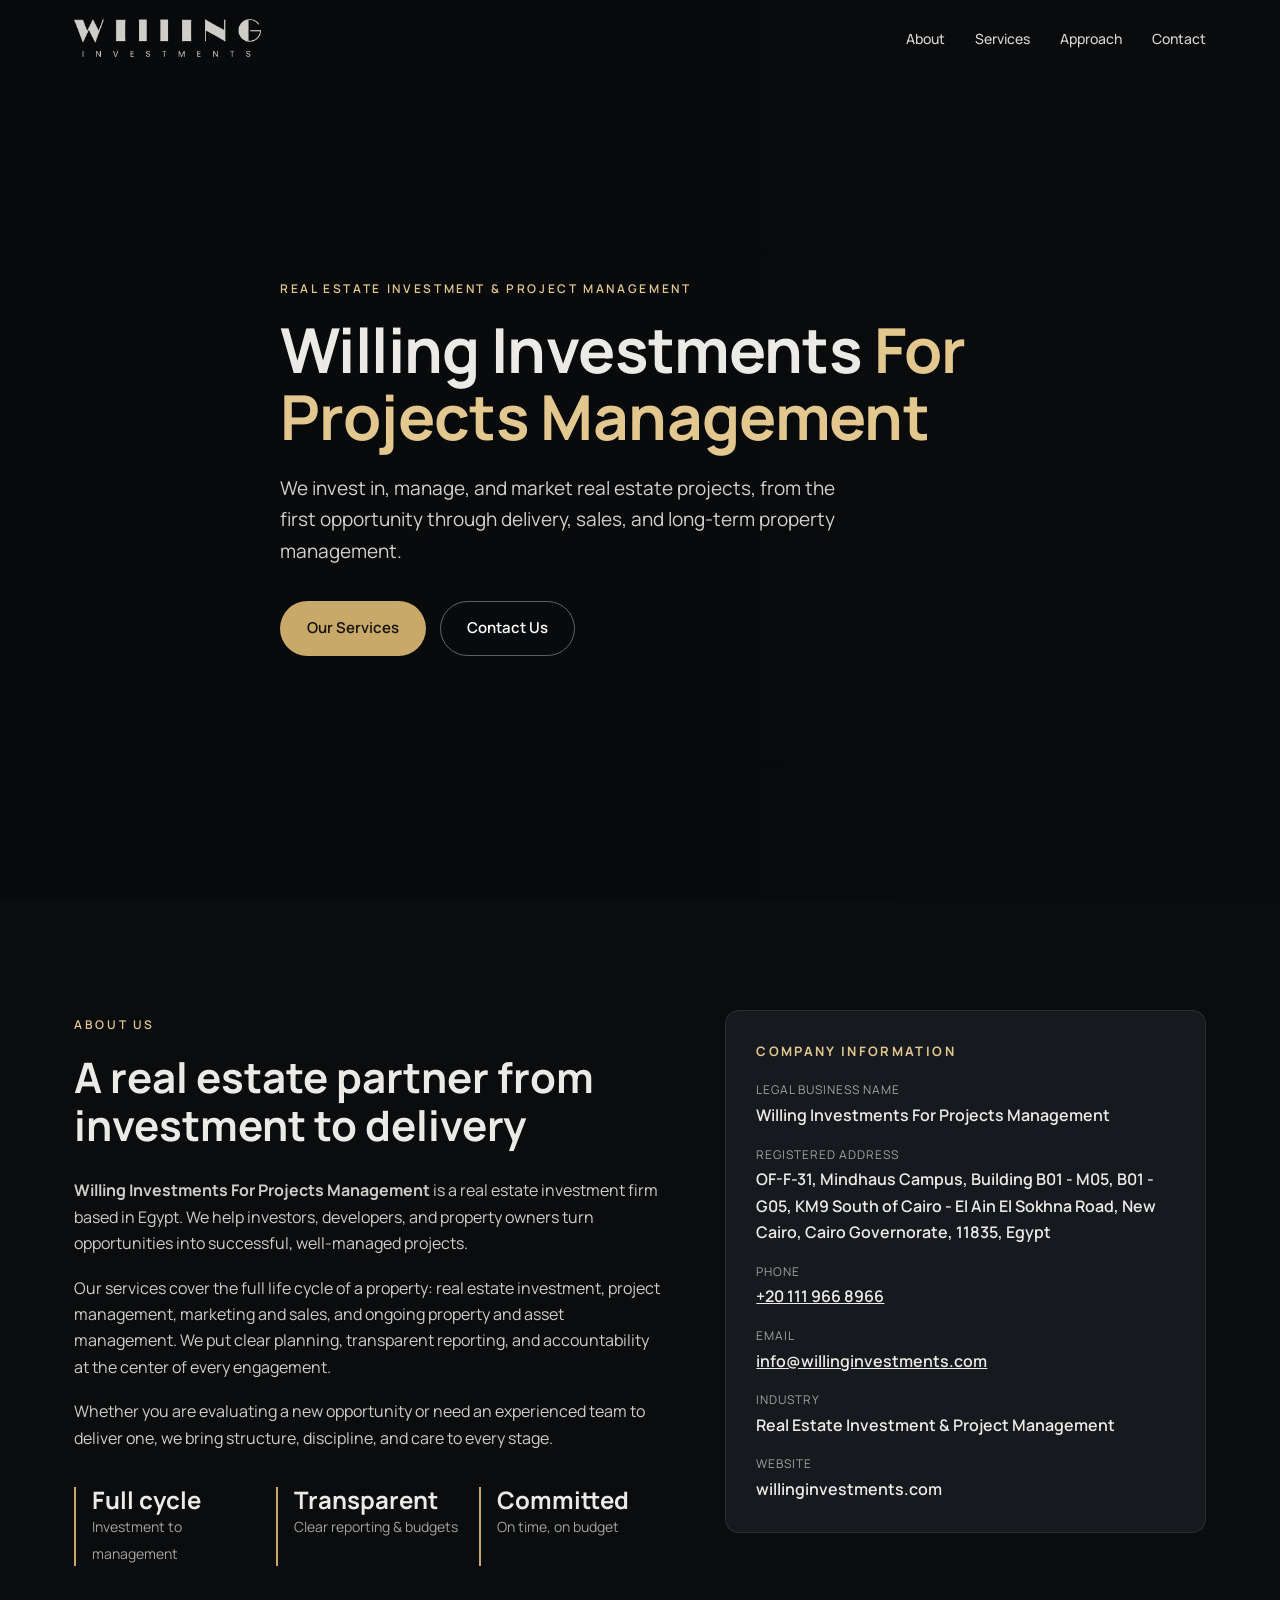
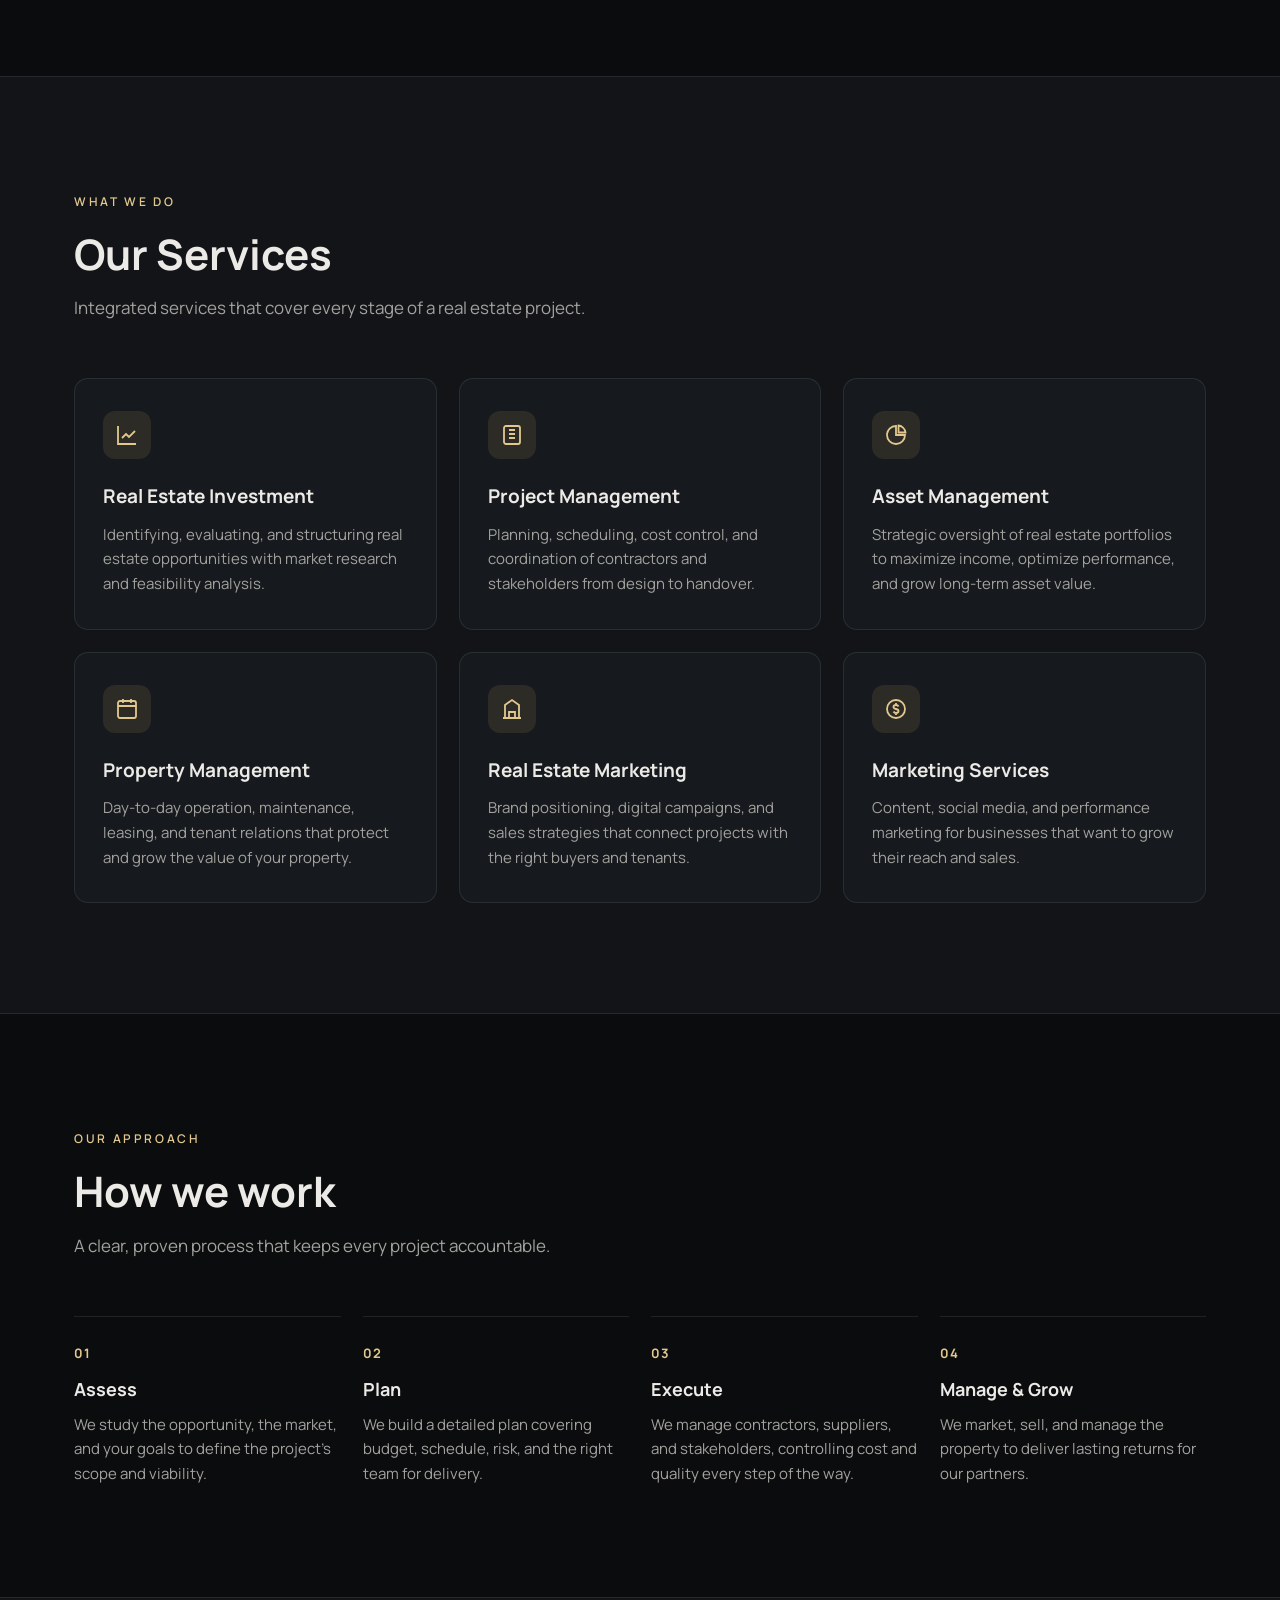
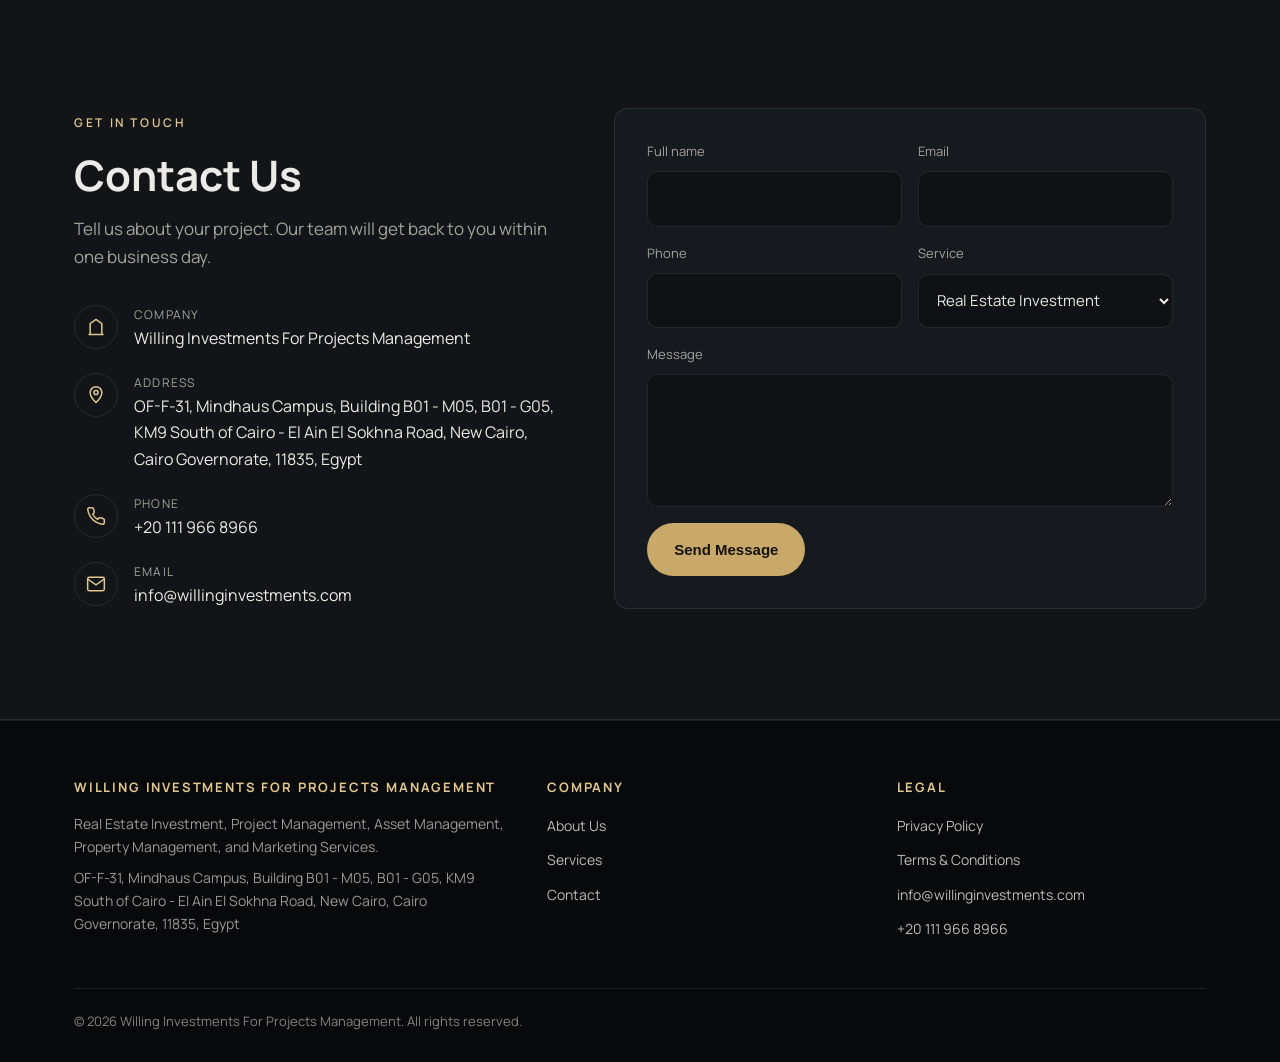
<file: index.html>
<!DOCTYPE html>
<html lang="en">
<head>
<meta charset="UTF-8">
<meta name="viewport" content="width=device-width, initial-scale=1.0, viewport-fit=cover">
<title>Willing Investments For Projects Management | Real Estate Investment</title>
<meta name="description" content="Willing Investments For Projects Management is a real estate investment firm in Egypt, offering project management, asset management, property management, and marketing services.">
<meta name="keywords" content="Willing Investments, Willing Investments For Projects Management, real estate investment Egypt, project management Egypt, asset management Egypt, property management Egypt, real estate marketing Egypt">
<meta name="robots" content="index, follow, max-image-preview:large">
<meta name="author" content="Willing Investments For Projects Management">
<meta name="theme-color" content="#0b0c0e">
<link rel="icon" type="image/png" href="favicon.png">
<link rel="apple-touch-icon" href="apple-touch-icon.png">
<link rel="canonical" href="https://willinginvestments.com/">

<meta property="og:type" content="website">
<meta property="og:locale" content="en_US">
<meta property="og:title" content="Willing Investments For Projects Management | Real Estate Investment">
<meta property="og:description" content="Real estate investment, project management, asset management, property management, and marketing services in Egypt.">
<meta property="og:url" content="https://willinginvestments.com/">
<meta property="og:site_name" content="Willing Investments For Projects Management">
<meta property="og:image" content="https://willinginvestments.com/og-image.jpg">
<meta property="og:image:width" content="1200">
<meta property="og:image:height" content="630">
<meta property="og:image:alt" content="Willing Investments For Projects Management logo">

<meta name="twitter:card" content="summary_large_image">
<meta name="twitter:title" content="Willing Investments For Projects Management">
<meta name="twitter:description" content="Real estate investment, project management, asset management, property management, and marketing services in Egypt.">
<meta name="twitter:image" content="https://willinginvestments.com/og-image.jpg">

<link rel="preconnect" href="https://fonts.googleapis.com">
<link rel="preconnect" href="https://fonts.gstatic.com" crossorigin>
<link href="https://fonts.googleapis.com/css2?family=Manrope:wght@400;500;600;700&display=swap" rel="stylesheet">
<link rel="stylesheet" href="style.css">

<script type="application/ld+json">
{
  "@context": "https://schema.org",
  "@graph": [
    {
      "@type": ["Organization", "RealEstateAgent"],
      "@id": "https://willinginvestments.com/#organization",
      "name": "Willing Investments For Projects Management",
      "legalName": "Willing Investments For Projects Management",
      "alternateName": "Willing Investments",
      "url": "https://willinginvestments.com/",
      "logo": "https://willinginvestments.com/logo.png",
      "image": "https://willinginvestments.com/og-image.jpg",
      "description": "Real estate investment firm in Egypt, offering project management, asset management, property management, and marketing services.",
      "email": "info@willinginvestments.com",
      "telephone": "+201119668966",
      "address": {
        "@type": "PostalAddress",
        "streetAddress": "OF-F-31, Mindhaus Campus, Building B01 - M05, B01 - G05, KM9 South of Cairo - El Ain El Sokhna Road",
        "addressLocality": "New Cairo",
        "addressRegion": "Cairo Governorate",
        "postalCode": "11835",
        "addressCountry": "EG"
      },
      "areaServed": "Egypt",
      "knowsAbout": ["Real Estate Investment", "Project Management", "Asset Management", "Property Management", "Real Estate Marketing", "Marketing Services"],
      "contactPoint": {
        "@type": "ContactPoint",
        "telephone": "+201119668966",
        "email": "info@willinginvestments.com",
        "contactType": "customer service",
        "availableLanguage": ["English", "Arabic"]
      }
    },
    {
      "@type": "WebSite",
      "@id": "https://willinginvestments.com/#website",
      "url": "https://willinginvestments.com/",
      "name": "Willing Investments For Projects Management",
      "alternateName": "Willing Investments",
      "publisher": { "@id": "https://willinginvestments.com/#organization" },
      "inLanguage": "en"
    }
  ]
}
</script>
</head>
<body>

<header class="site-header" id="header">
  <div class="container nav">
    <a href="#home" class="brand" aria-label="Willing Investments For Projects Management">
      <img src="logo.png" alt="Willing Investments For Projects Management logo" width="600" height="119">
    </a>
    <button class="nav-toggle" id="navToggle" aria-label="Open menu" aria-expanded="false">
      <span></span><span></span><span></span>
    </button>
    <ul class="nav-links" id="navLinks">
      <li><a href="#about">About</a></li>
      <li><a href="#services">Services</a></li>
      <li><a href="#process">Approach</a></li>
      <li><a href="#contact">Contact</a></li>
    </ul>
  </div>
</header>

<main>
  <!-- HERO -->
  <section class="hero" id="home">
    <video id="bg" title="Willing Investments background video" autoplay muted loop playsinline webkit-playsinline preload="auto" aria-hidden="true">
      <source src="background.mp4" type="video/mp4">
    </video>
    <div class="container">
      <div class="hero-content">
        <span class="eyebrow">Real Estate Investment &amp; Project Management</span>
        <h1>Willing Investments <span>For Projects Management</span></h1>
        <p>We invest in, manage, and market real estate projects, from the first opportunity through delivery, sales, and long-term property management.</p>
        <div class="hero-actions">
          <a href="#services" class="btn btn-primary">Our Services</a>
          <a href="#contact" class="btn btn-ghost">Contact Us</a>
        </div>
      </div>
    </div>
  </section>

  <!-- ABOUT -->
  <section id="about">
    <div class="container about-grid">
      <div class="reveal">
        <div class="section-head" style="margin-bottom:28px">
          <span class="eyebrow">About Us</span>
          <h2>A real estate partner from investment to delivery</h2>
        </div>
        <p><strong>Willing Investments For Projects Management</strong> is a real estate investment firm based in Egypt. We help investors, developers, and property owners turn opportunities into successful, well-managed projects.</p>
        <p>Our services cover the full life cycle of a property: real estate investment, project management, marketing and sales, and ongoing property and asset management. We put clear planning, transparent reporting, and accountability at the center of every engagement.</p>
        <p>Whether you are evaluating a new opportunity or need an experienced team to deliver one, we bring structure, discipline, and care to every stage.</p>
        <div class="stats">
          <div class="stat"><strong>Full cycle</strong><span>Investment to management</span></div>
          <div class="stat"><strong>Transparent</strong><span>Clear reporting &amp; budgets</span></div>
          <div class="stat"><strong>Committed</strong><span>On time, on budget</span></div>
        </div>
      </div>

      <aside class="legal-card reveal" aria-label="Company information">
        <h3>Company Information</h3>
        <dl>
          <div><dt>Legal Business Name</dt><dd>Willing Investments For Projects Management</dd></div>
          <div><dt>Registered Address</dt><dd>OF-F-31, Mindhaus Campus, Building B01 - M05, B01 - G05, KM9 South of Cairo - El Ain El Sokhna Road, New Cairo, Cairo Governorate, 11835, Egypt</dd></div>
          <div><dt>Phone</dt><dd><a href="tel:+201119668966">+20 111 966 8966</a></dd></div>
          <div><dt>Email</dt><dd><a href="mailto:info@willinginvestments.com">info@willinginvestments.com</a></dd></div>
          <div><dt>Industry</dt><dd>Real Estate Investment &amp; Project Management</dd></div>
          <div><dt>Website</dt><dd>willinginvestments.com</dd></div>
        </dl>
      </aside>
    </div>
  </section>

  <!-- SERVICES -->
  <section id="services" class="alt">
    <div class="container">
      <div class="section-head reveal">
        <span class="eyebrow">What We Do</span>
        <h2>Our Services</h2>
        <p>Integrated services that cover every stage of a real estate project.</p>
      </div>
      <div class="services">
        <article class="service reveal">
          <div class="icon"><svg width="24" height="24" fill="none" stroke="currentColor" stroke-width="1.8" viewBox="0 0 24 24"><path d="M3 3v18h18"/><path d="m7 15 4-4 3 3 6-6"/></svg></div>
          <h3>Real Estate Investment</h3>
          <p>Identifying, evaluating, and structuring real estate opportunities with market research and feasibility analysis.</p>
        </article>
        <article class="service reveal">
          <div class="icon"><svg width="24" height="24" fill="none" stroke="currentColor" stroke-width="1.8" viewBox="0 0 24 24"><path d="M9 11h6M9 15h6M9 7h6"/><rect x="4" y="3" width="16" height="18" rx="2"/></svg></div>
          <h3>Project Management</h3>
          <p>Planning, scheduling, cost control, and coordination of contractors and stakeholders from design to handover.</p>
        </article>
        <article class="service reveal">
          <div class="icon"><svg width="24" height="24" fill="none" stroke="currentColor" stroke-width="1.8" viewBox="0 0 24 24"><path d="M21 12a9 9 0 1 1-9-9v9h9Z"/><path d="M14.5 2.5a8 8 0 0 1 7 7h-7v-7Z"/></svg></div>
          <h3>Asset Management</h3>
          <p>Strategic oversight of real estate portfolios to maximize income, optimize performance, and grow long-term asset value.</p>
        </article>
        <article class="service reveal">
          <div class="icon"><svg width="24" height="24" fill="none" stroke="currentColor" stroke-width="1.8" viewBox="0 0 24 24"><rect x="3" y="4" width="18" height="17" rx="2"/><path d="M3 9h18M8 2v4M16 2v4"/></svg></div>
          <h3>Property Management</h3>
          <p>Day-to-day operation, maintenance, leasing, and tenant relations that protect and grow the value of your property.</p>
        </article>
        <article class="service reveal">
          <div class="icon"><svg width="24" height="24" fill="none" stroke="currentColor" stroke-width="1.8" viewBox="0 0 24 24"><path d="M3 21h18M5 21V8l7-5 7 5v13"/><path d="M9 21v-6h6v6"/></svg></div>
          <h3>Real Estate Marketing</h3>
          <p>Brand positioning, digital campaigns, and sales strategies that connect projects with the right buyers and tenants.</p>
        </article>
        <article class="service reveal">
          <div class="icon"><svg width="24" height="24" fill="none" stroke="currentColor" stroke-width="1.8" viewBox="0 0 24 24"><circle cx="12" cy="12" r="9"/><path d="M14.5 9.5c-.5-1-1.5-1.5-2.5-1.5-1.5 0-2.5.8-2.5 2s1 1.7 2.5 2 2.5.8 2.5 2-1 2-2.5 2c-1 0-2-.5-2.5-1.5M12 6v2M12 16v2"/></svg></div>
          <h3>Marketing Services</h3>
          <p>Content, social media, and performance marketing for businesses that want to grow their reach and sales.</p>
        </article>
      </div>
    </div>
  </section>

  <!-- PROCESS -->
  <section id="process">
    <div class="container">
      <div class="section-head reveal">
        <span class="eyebrow">Our Approach</span>
        <h2>How we work</h2>
        <p>A clear, proven process that keeps every project accountable.</p>
      </div>
      <div class="process">
        <div class="step reveal"><h3>Assess</h3><p>We study the opportunity, the market, and your goals to define the project's scope and viability.</p></div>
        <div class="step reveal"><h3>Plan</h3><p>We build a detailed plan covering budget, schedule, risk, and the right team for delivery.</p></div>
        <div class="step reveal"><h3>Execute</h3><p>We manage contractors, suppliers, and stakeholders, controlling cost and quality every step of the way.</p></div>
        <div class="step reveal"><h3>Manage &amp; Grow</h3><p>We market, sell, and manage the property to deliver lasting returns for our partners.</p></div>
      </div>
    </div>
  </section>

  <!-- CONTACT -->
  <section id="contact" class="alt">
    <div class="container contact-grid">
      <div class="reveal">
        <div class="section-head" style="margin-bottom:34px">
          <span class="eyebrow">Get In Touch</span>
          <h2>Contact Us</h2>
          <p>Tell us about your project. Our team will get back to you within one business day.</p>
        </div>
        <ul class="contact-list">
          <li>
            <span class="icon"><svg width="20" height="20" fill="none" stroke="currentColor" stroke-width="1.8" viewBox="0 0 24 24"><path d="M3 21h18M5 21V8l7-5 7 5v13"/></svg></span>
            <div><small>Company</small>Willing Investments For Projects Management</div>
          </li>
          <li>
            <span class="icon"><svg width="20" height="20" fill="none" stroke="currentColor" stroke-width="1.8" viewBox="0 0 24 24"><path d="M12 21s-7-6.2-7-12a7 7 0 0 1 14 0c0 5.8-7 12-7 12Z"/><circle cx="12" cy="9" r="2.5"/></svg></span>
            <div><small>Address</small>OF-F-31, Mindhaus Campus, Building B01 - M05, B01 - G05, KM9 South of Cairo - El Ain El Sokhna Road, New Cairo, Cairo Governorate, 11835, Egypt</div>
          </li>
          <li>
            <span class="icon"><svg width="20" height="20" fill="none" stroke="currentColor" stroke-width="1.8" viewBox="0 0 24 24"><path d="M22 16.9v3a2 2 0 0 1-2.2 2 19.8 19.8 0 0 1-8.6-3.1 19.5 19.5 0 0 1-6-6A19.8 19.8 0 0 1 2.1 4.2 2 2 0 0 1 4.1 2h3a2 2 0 0 1 2 1.7c.1 1 .4 1.9.7 2.8a2 2 0 0 1-.5 2.1L8 9.9a16 16 0 0 0 6 6l1.3-1.3a2 2 0 0 1 2.1-.4c.9.3 1.8.6 2.8.7a2 2 0 0 1 1.7 2Z"/></svg></span>
            <div><small>Phone</small><a href="tel:+201119668966">+20 111 966 8966</a></div>
          </li>
          <li>
            <span class="icon"><svg width="20" height="20" fill="none" stroke="currentColor" stroke-width="1.8" viewBox="0 0 24 24"><rect x="2" y="4" width="20" height="16" rx="2"/><path d="m22 6-10 7L2 6"/></svg></span>
            <div><small>Email</small><a href="mailto:info@willinginvestments.com">info@willinginvestments.com</a></div>
          </li>
        </ul>
      </div>

      <form class="reveal" id="contactForm">
        <div class="row">
          <label>Full name<input name="name" required autocomplete="name"></label>
          <label>Email<input name="email" type="email" required autocomplete="email"></label>
        </div>
        <div class="row">
          <label>Phone<input name="phone" type="tel" autocomplete="tel"></label>
          <label>Service
            <select name="service">
              <option>Real Estate Investment</option>
              <option>Project Management</option>
              <option>Asset Management</option>
              <option>Property Management</option>
              <option>Real Estate Marketing</option>
              <option>Marketing Services</option>
              <option>Other</option>
            </select>
          </label>
        </div>
        <label>Message<textarea name="message" required></textarea></label>
        <button class="btn btn-primary" type="submit" style="justify-self:start">Send Message</button>
      </form>
    </div>
  </section>
</main>

<footer>
  <div class="container">
    <div class="footer-grid">
      <div>
        <h4>Willing Investments For Projects Management</h4>
        <p>Real Estate Investment, Project Management, Asset Management, Property Management, and Marketing Services.</p>
        <p>OF-F-31, Mindhaus Campus, Building B01 - M05, B01 - G05, KM9 South of Cairo - El Ain El Sokhna Road, New Cairo, Cairo Governorate, 11835, Egypt</p>
      </div>
      <div>
        <h4>Company</h4>
        <ul>
          <li><a href="index.html#about">About Us</a></li>
          <li><a href="index.html#services">Services</a></li>
          <li><a href="index.html#contact">Contact</a></li>
        </ul>
      </div>
      <div>
        <h4>Legal</h4>
        <ul>
          <li><a href="privacy-policy.html">Privacy Policy</a></li>
          <li><a href="terms.html">Terms &amp; Conditions</a></li>
          <li><a href="mailto:info@willinginvestments.com">info@willinginvestments.com</a></li>
          <li><a href="tel:+201119668966">+20 111 966 8966</a></li>
        </ul>
      </div>
    </div>
    <div class="copyright">
      <span>© <span class="year">2026</span> Willing Investments For Projects Management. All rights reserved.</span>

    </div>
  </div>
</footer>

<script src="main.js"></script>
</body>
</html>
</file>
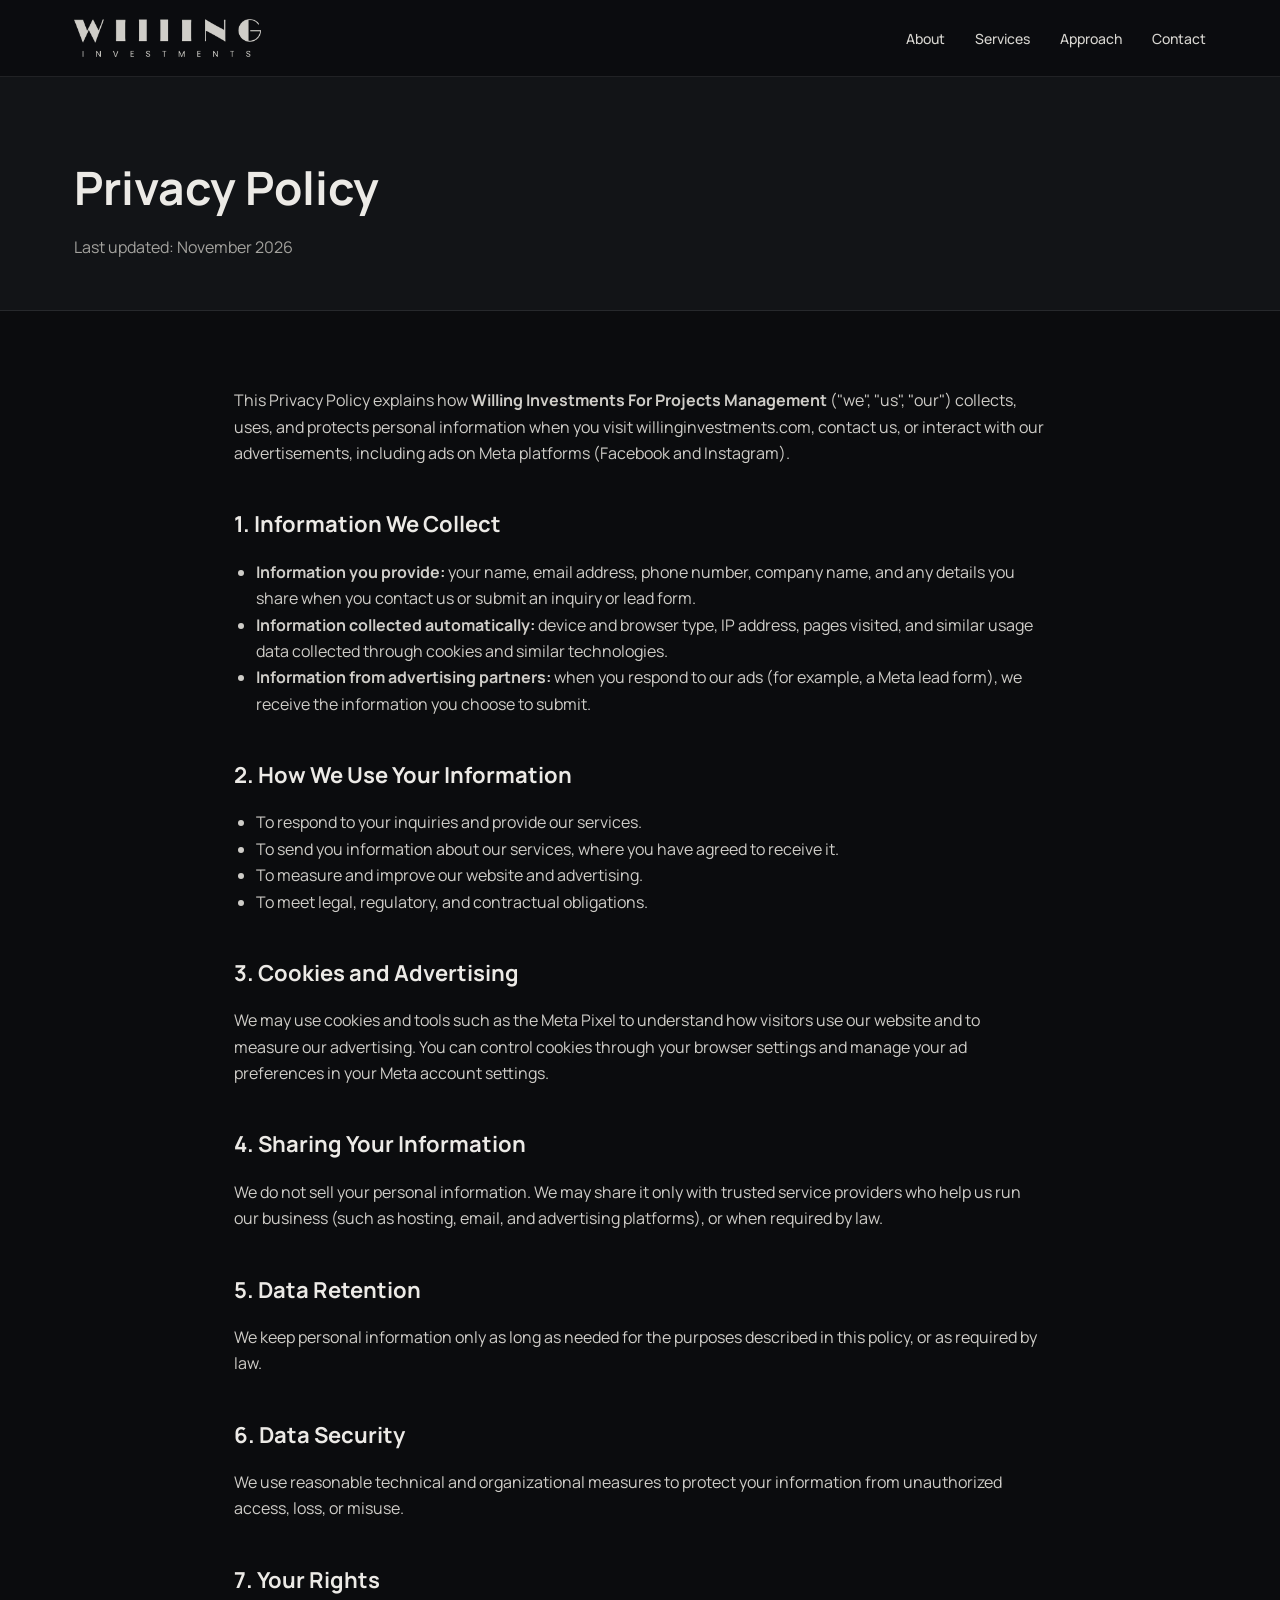
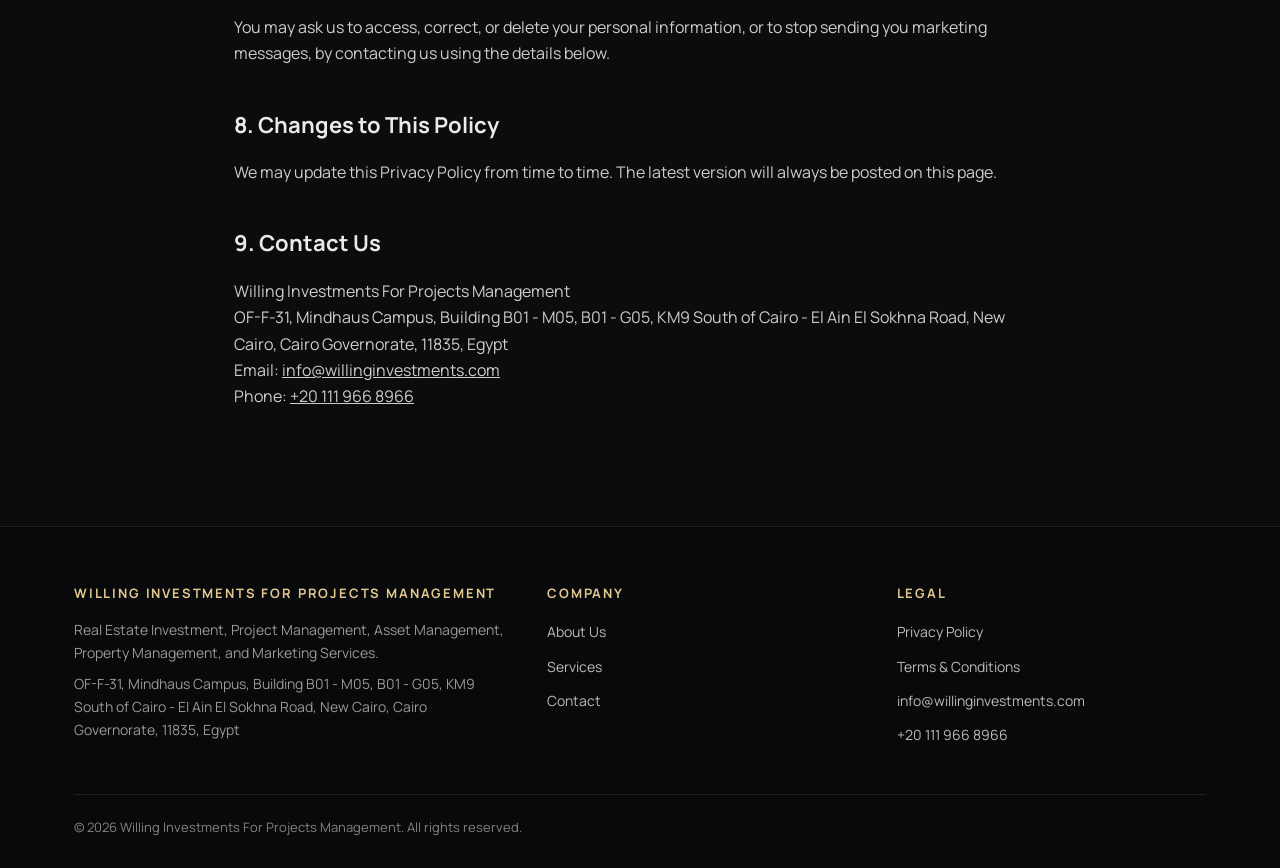
<file: privacy-policy.html>
<!DOCTYPE html>
<html lang="en">
<head>
<meta charset="UTF-8">
<meta name="viewport" content="width=device-width, initial-scale=1.0, viewport-fit=cover">
<title>Privacy Policy | Willing Investments For Projects Management</title>
<meta name="description" content="Willing Investments For Projects Management is an investment and project management company delivering planning, development, and execution services for real estate, commercial, and industrial projects.">
<meta name="theme-color" content="#0b0c0e">
<link rel="icon" type="image/png" href="favicon.png">
<link rel="apple-touch-icon" href="apple-touch-icon.png">
<link rel="canonical" href="https://willinginvestments.com/privacy-policy.html">

<meta property="og:type" content="website">
<meta property="og:title" content="Willing Investments For Projects Management">
<meta property="og:description" content="Investment and project management services from feasibility to handover.">
<meta property="og:url" content="https://willinginvestments.com/">
<meta property="og:site_name" content="Willing Investments For Projects Management">

<link rel="preconnect" href="https://fonts.googleapis.com">
<link rel="preconnect" href="https://fonts.gstatic.com" crossorigin>
<link href="https://fonts.googleapis.com/css2?family=Manrope:wght@400;500;600;700&display=swap" rel="stylesheet">
<link rel="stylesheet" href="style.css">

<script type="application/ld+json">
{
  "@context": "https://schema.org",
  "@type": "Organization",
  "name": "Willing Investments For Projects Management",
  "legalName": "Willing Investments For Projects Management",
  "url": "https://willinginvestments.com/",
  "email": "info@willinginvestments.com",
  "telephone": "+201119668966",
  "address": {
    "@type": "PostalAddress",
    "streetAddress": "OF-F-31, Mindhaus Campus, Building B01 - M05, B01 - G05, KM9 South of Cairo - El Ain El Sokhna Road",
    "addressLocality": "New Cairo",
    "addressRegion": "Cairo Governorate",
    "postalCode": "11835",
    "addressCountry": "EG"
  }
}
</script>
</head>
<body>

<header class="site-header" id="header">
  <div class="container nav">
    <a href="index.html" class="brand" aria-label="Willing Investments For Projects Management">
      <img src="logo.png" alt="Willing Investments For Projects Management logo" width="600" height="119">
    </a>
    <button class="nav-toggle" id="navToggle" aria-label="Open menu" aria-expanded="false">
      <span></span><span></span><span></span>
    </button>
    <ul class="nav-links" id="navLinks">
      <li><a href="index.html#about">About</a></li>
      <li><a href="index.html#services">Services</a></li>
      <li><a href="index.html#process">Approach</a></li>
      <li><a href="index.html#contact">Contact</a></li>
    </ul>
  </div>
</header>

<main>
  <section class="page-hero"><div class="container"><h1>Privacy Policy</h1><p>Last updated: November 2026</p></div></section>
  <section class="legal"><div class="container">

<p>This Privacy Policy explains how <strong>Willing Investments For Projects Management</strong> ("we", "us", "our") collects, uses, and protects personal information when you visit willinginvestments.com, contact us, or interact with our advertisements, including ads on Meta platforms (Facebook and Instagram).</p>
<h2>1. Information We Collect</h2>
<ul>
<li><strong>Information you provide:</strong> your name, email address, phone number, company name, and any details you share when you contact us or submit an inquiry or lead form.</li>
<li><strong>Information collected automatically:</strong> device and browser type, IP address, pages visited, and similar usage data collected through cookies and similar technologies.</li>
<li><strong>Information from advertising partners:</strong> when you respond to our ads (for example, a Meta lead form), we receive the information you choose to submit.</li>
</ul>
<h2>2. How We Use Your Information</h2>
<ul>
<li>To respond to your inquiries and provide our services.</li>
<li>To send you information about our services, where you have agreed to receive it.</li>
<li>To measure and improve our website and advertising.</li>
<li>To meet legal, regulatory, and contractual obligations.</li>
</ul>
<h2>3. Cookies and Advertising</h2>
<p>We may use cookies and tools such as the Meta Pixel to understand how visitors use our website and to measure our advertising. You can control cookies through your browser settings and manage your ad preferences in your Meta account settings.</p>
<h2>4. Sharing Your Information</h2>
<p>We do not sell your personal information. We may share it only with trusted service providers who help us run our business (such as hosting, email, and advertising platforms), or when required by law.</p>
<h2>5. Data Retention</h2>
<p>We keep personal information only as long as needed for the purposes described in this policy, or as required by law.</p>
<h2>6. Data Security</h2>
<p>We use reasonable technical and organizational measures to protect your information from unauthorized access, loss, or misuse.</p>
<h2>7. Your Rights</h2>
<p>You may ask us to access, correct, or delete your personal information, or to stop sending you marketing messages, by contacting us using the details below.</p>
<h2>8. Changes to This Policy</h2>
<p>We may update this Privacy Policy from time to time. The latest version will always be posted on this page.</p>
<h2>9. Contact Us</h2>
<p>Willing Investments For Projects Management<br>
OF-F-31, Mindhaus Campus, Building B01 - M05, B01 - G05, KM9 South of Cairo - El Ain El Sokhna Road, New Cairo, Cairo Governorate, 11835, Egypt<br>
Email: <a href="mailto:info@willinginvestments.com">info@willinginvestments.com</a><br>
Phone: <a href="tel:+201119668966">+20 111 966 8966</a></p>

  </div></section>
</main>

<footer>
  <div class="container">
    <div class="footer-grid">
      <div>
        <h4>Willing Investments For Projects Management</h4>
        <p>Real Estate Investment, Project Management, Asset Management, Property Management, and Marketing Services.</p>
        <p>OF-F-31, Mindhaus Campus, Building B01 - M05, B01 - G05, KM9 South of Cairo - El Ain El Sokhna Road, New Cairo, Cairo Governorate, 11835, Egypt</p>
      </div>
      <div>
        <h4>Company</h4>
        <ul>
          <li><a href="index.html#about">About Us</a></li>
          <li><a href="index.html#services">Services</a></li>
          <li><a href="index.html#contact">Contact</a></li>
        </ul>
      </div>
      <div>
        <h4>Legal</h4>
        <ul>
          <li><a href="privacy-policy.html">Privacy Policy</a></li>
          <li><a href="terms.html">Terms &amp; Conditions</a></li>
          <li><a href="mailto:info@willinginvestments.com">info@willinginvestments.com</a></li>
          <li><a href="tel:+201119668966">+20 111 966 8966</a></li>
        </ul>
      </div>
    </div>
    <div class="copyright">
      <span>© <span class="year">2026</span> Willing Investments For Projects Management. All rights reserved.</span>

    </div>
  </div>
</footer>

<script src="main.js"></script>
</body>
</html>
</file>
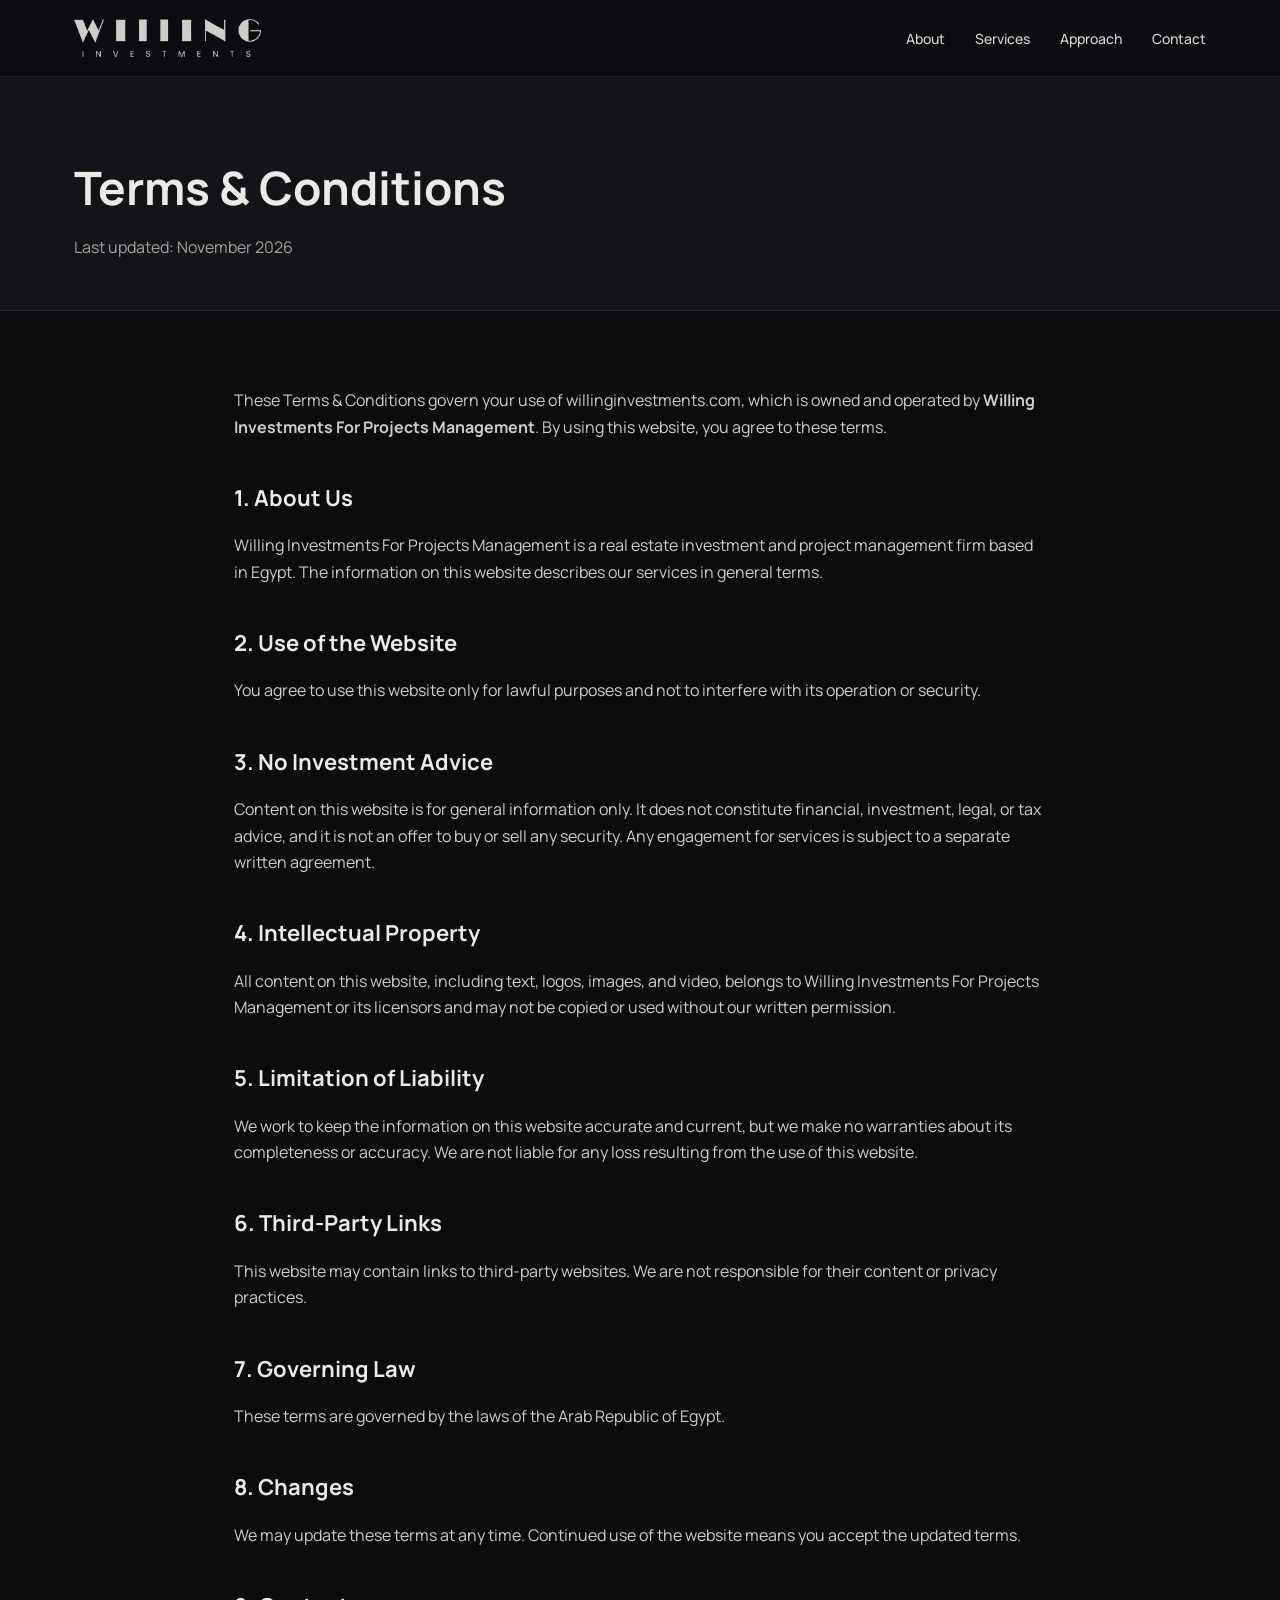
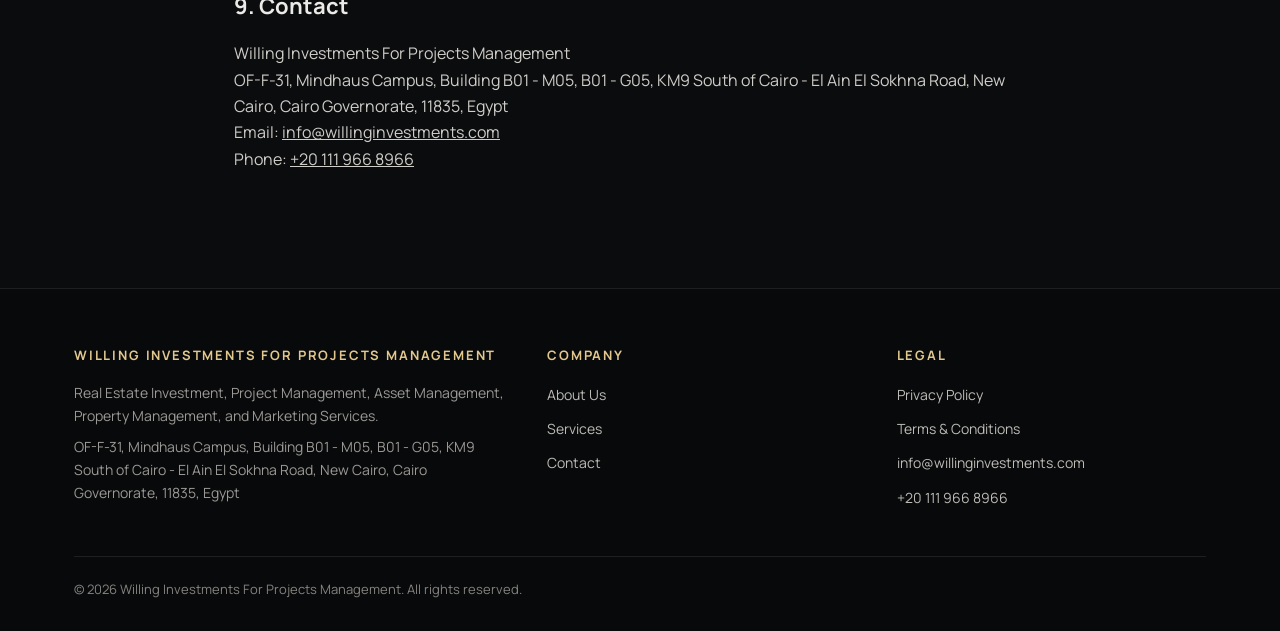
<file: terms.html>
<!DOCTYPE html>
<html lang="en">
<head>
<meta charset="UTF-8">
<meta name="viewport" content="width=device-width, initial-scale=1.0, viewport-fit=cover">
<title>Terms &amp; Conditions | Willing Investments For Projects Management</title>
<meta name="description" content="Willing Investments For Projects Management is an investment and project management company delivering planning, development, and execution services for real estate, commercial, and industrial projects.">
<meta name="theme-color" content="#0b0c0e">
<link rel="icon" type="image/png" href="favicon.png">
<link rel="apple-touch-icon" href="apple-touch-icon.png">
<link rel="canonical" href="https://willinginvestments.com/terms.html">

<meta property="og:type" content="website">
<meta property="og:title" content="Willing Investments For Projects Management">
<meta property="og:description" content="Investment and project management services from feasibility to handover.">
<meta property="og:url" content="https://willinginvestments.com/">
<meta property="og:site_name" content="Willing Investments For Projects Management">

<link rel="preconnect" href="https://fonts.googleapis.com">
<link rel="preconnect" href="https://fonts.gstatic.com" crossorigin>
<link href="https://fonts.googleapis.com/css2?family=Manrope:wght@400;500;600;700&display=swap" rel="stylesheet">
<link rel="stylesheet" href="style.css">

<script type="application/ld+json">
{
  "@context": "https://schema.org",
  "@type": "Organization",
  "name": "Willing Investments For Projects Management",
  "legalName": "Willing Investments For Projects Management",
  "url": "https://willinginvestments.com/",
  "email": "info@willinginvestments.com",
  "telephone": "+201119668966",
  "address": {
    "@type": "PostalAddress",
    "streetAddress": "OF-F-31, Mindhaus Campus, Building B01 - M05, B01 - G05, KM9 South of Cairo - El Ain El Sokhna Road",
    "addressLocality": "New Cairo",
    "addressRegion": "Cairo Governorate",
    "postalCode": "11835",
    "addressCountry": "EG"
  }
}
</script>
</head>
<body>

<header class="site-header" id="header">
  <div class="container nav">
    <a href="index.html" class="brand" aria-label="Willing Investments For Projects Management">
      <img src="logo.png" alt="Willing Investments For Projects Management logo" width="600" height="119">
    </a>
    <button class="nav-toggle" id="navToggle" aria-label="Open menu" aria-expanded="false">
      <span></span><span></span><span></span>
    </button>
    <ul class="nav-links" id="navLinks">
      <li><a href="index.html#about">About</a></li>
      <li><a href="index.html#services">Services</a></li>
      <li><a href="index.html#process">Approach</a></li>
      <li><a href="index.html#contact">Contact</a></li>
    </ul>
  </div>
</header>

<main>
  <section class="page-hero"><div class="container"><h1>Terms &amp; Conditions</h1><p>Last updated: November 2026</p></div></section>
  <section class="legal"><div class="container">

<p>These Terms &amp; Conditions govern your use of willinginvestments.com, which is owned and operated by <strong>Willing Investments For Projects Management</strong>. By using this website, you agree to these terms.</p>
<h2>1. About Us</h2>
<p>Willing Investments For Projects Management is a real estate investment and project management firm based in Egypt. The information on this website describes our services in general terms.</p>
<h2>2. Use of the Website</h2>
<p>You agree to use this website only for lawful purposes and not to interfere with its operation or security.</p>
<h2>3. No Investment Advice</h2>
<p>Content on this website is for general information only. It does not constitute financial, investment, legal, or tax advice, and it is not an offer to buy or sell any security. Any engagement for services is subject to a separate written agreement.</p>
<h2>4. Intellectual Property</h2>
<p>All content on this website, including text, logos, images, and video, belongs to Willing Investments For Projects Management or its licensors and may not be copied or used without our written permission.</p>
<h2>5. Limitation of Liability</h2>
<p>We work to keep the information on this website accurate and current, but we make no warranties about its completeness or accuracy. We are not liable for any loss resulting from the use of this website.</p>
<h2>6. Third-Party Links</h2>
<p>This website may contain links to third-party websites. We are not responsible for their content or privacy practices.</p>
<h2>7. Governing Law</h2>
<p>These terms are governed by the laws of the Arab Republic of Egypt.</p>
<h2>8. Changes</h2>
<p>We may update these terms at any time. Continued use of the website means you accept the updated terms.</p>
<h2>9. Contact</h2>
<p>Willing Investments For Projects Management<br>
OF-F-31, Mindhaus Campus, Building B01 - M05, B01 - G05, KM9 South of Cairo - El Ain El Sokhna Road, New Cairo, Cairo Governorate, 11835, Egypt<br>
Email: <a href="mailto:info@willinginvestments.com">info@willinginvestments.com</a><br>
Phone: <a href="tel:+201119668966">+20 111 966 8966</a></p>

  </div></section>
</main>

<footer>
  <div class="container">
    <div class="footer-grid">
      <div>
        <h4>Willing Investments For Projects Management</h4>
        <p>Real Estate Investment, Project Management, Asset Management, Property Management, and Marketing Services.</p>
        <p>OF-F-31, Mindhaus Campus, Building B01 - M05, B01 - G05, KM9 South of Cairo - El Ain El Sokhna Road, New Cairo, Cairo Governorate, 11835, Egypt</p>
      </div>
      <div>
        <h4>Company</h4>
        <ul>
          <li><a href="index.html#about">About Us</a></li>
          <li><a href="index.html#services">Services</a></li>
          <li><a href="index.html#contact">Contact</a></li>
        </ul>
      </div>
      <div>
        <h4>Legal</h4>
        <ul>
          <li><a href="privacy-policy.html">Privacy Policy</a></li>
          <li><a href="terms.html">Terms &amp; Conditions</a></li>
          <li><a href="mailto:info@willinginvestments.com">info@willinginvestments.com</a></li>
          <li><a href="tel:+201119668966">+20 111 966 8966</a></li>
        </ul>
      </div>
    </div>
    <div class="copyright">
      <span>© <span class="year">2026</span> Willing Investments For Projects Management. All rights reserved.</span>

    </div>
  </div>
</footer>

<script src="main.js"></script>
</body>
</html>
</file>
<file: style.css>
:root{
  --bg:#0b0c0e;
  --bg-2:#121417;
  --card:#16191d;
  --line:rgba(255,255,255,.09);
  --text:#eceae6;
  --muted:#a3a29e;
  --accent:#c8a96a;
  --accent-2:#e2c88f;
  --radius:14px;
  --max:1180px;
}
*{box-sizing:border-box}
html{scroll-behavior:smooth}
body{
  margin:0;background:var(--bg);color:var(--text);
  font-family:"Manrope",system-ui,-apple-system,"Segoe UI",Roboto,sans-serif;
  font-size:16px;line-height:1.65;-webkit-font-smoothing:antialiased;
}
img{max-width:100%;display:block}
a{color:inherit}
.container{max-width:var(--max);margin:0 auto;padding:0 24px}

/* Header */
.site-header{
  position:fixed;inset:0 0 auto 0;z-index:50;
  transition:background .3s,border-color .3s;
  border-bottom:1px solid transparent;
}
.site-header.scrolled{background:rgba(11,12,14,.86);backdrop-filter:blur(12px);border-color:var(--line)}
.nav{display:flex;align-items:center;justify-content:space-between;height:76px}
.brand{display:flex;align-items:center;gap:12px;text-decoration:none}
.brand img{height:44px;width:auto}
.brand-text{font-weight:700;letter-spacing:.04em;font-size:15px;line-height:1.2}
.brand-text small{display:block;font-weight:500;color:var(--muted);letter-spacing:.08em;font-size:11px;text-transform:uppercase}
.nav-links{display:flex;gap:30px;list-style:none;margin:0;padding:0}
.nav-links a{text-decoration:none;font-size:14px;font-weight:500;color:#d7d5d0;transition:color .2s}
.nav-links a:hover{color:var(--accent-2)}
.nav-toggle{display:none;background:none;border:0;color:var(--text);cursor:pointer;padding:8px}
.nav-toggle span{display:block;width:24px;height:2px;background:currentColor;margin:5px 0;transition:.3s}

/* Buttons */
.btn{
  display:inline-flex;align-items:center;gap:10px;
  padding:14px 26px;border-radius:999px;font-weight:600;font-size:15px;
  text-decoration:none;border:1px solid transparent;transition:.25s;cursor:pointer;
}
.btn-primary{background:var(--accent);color:#14110a}
.btn-primary:hover{background:var(--accent-2)}
.btn-ghost{border-color:rgba(255,255,255,.35);color:#fff}
.btn-ghost:hover{border-color:#fff;background:rgba(255,255,255,.06)}

/* Hero */
.hero{position:relative;min-height:100vh;min-height:100dvh;display:flex;align-items:center;overflow:hidden}
.hero video{position:absolute;inset:0;width:100%;height:100%;object-fit:cover;object-position:center}
.hero::after{
  content:"";position:absolute;inset:0;
  background:linear-gradient(90deg,rgba(8,9,10,.88) 0%,rgba(8,9,10,.62) 45%,rgba(8,9,10,.25) 100%),
             linear-gradient(0deg,rgba(11,12,14,1) 0%,rgba(11,12,14,0) 30%);
}
.hero-content{position:relative;z-index:2;padding-top:90px;padding-bottom:60px;max-width:720px}
.eyebrow{
  display:inline-block;font-size:12px;letter-spacing:.22em;text-transform:uppercase;
  color:var(--accent-2);font-weight:600;margin-bottom:18px;
}
.hero h1{font-size:clamp(34px,5.4vw,62px);line-height:1.08;margin:0 0 22px;font-weight:700;letter-spacing:-.01em}
.hero h1 span{color:var(--accent-2)}
.hero p{font-size:clamp(16px,1.6vw,19px);color:#d3d1cc;max-width:580px;margin:0 0 34px}
.hero-actions{display:flex;flex-wrap:wrap;gap:14px}

/* Sections */
section{padding:110px 0}
.section-head{max-width:680px;margin-bottom:56px}
.section-head h2{font-size:clamp(28px,3.4vw,42px);line-height:1.15;margin:0 0 16px;font-weight:700}
.section-head p{color:var(--muted);margin:0;font-size:17px}
.alt{background:var(--bg-2);border-top:1px solid var(--line);border-bottom:1px solid var(--line)}

/* About */
.about-grid{display:grid;grid-template-columns:1.1fr .9fr;gap:64px;align-items:start}
.about-grid p{color:#cfcdc8;margin:0 0 18px}
.legal-card{
  background:var(--card);border:1px solid var(--line);border-radius:var(--radius);padding:30px;
}
.legal-card h3{margin:0 0 18px;font-size:13px;letter-spacing:.18em;text-transform:uppercase;color:var(--accent-2)}
.legal-card dl{margin:0;display:grid;gap:16px}
.legal-card dt{font-size:12px;color:var(--muted);text-transform:uppercase;letter-spacing:.08em}
.legal-card dd{margin:2px 0 0;font-weight:600}
.stats{display:grid;grid-template-columns:repeat(3,1fr);gap:20px;margin-top:36px}
.stat{border-left:2px solid var(--accent);padding-left:16px}
.stat strong{display:block;font-size:24px;line-height:1.1}
.stat span{color:var(--muted);font-size:14px}

/* Services */
.services{display:grid;grid-template-columns:repeat(3,1fr);gap:22px}
.service{
  background:var(--card);border:1px solid var(--line);border-radius:var(--radius);
  padding:32px 28px;transition:transform .3s,border-color .3s;
}
.service:hover{transform:translateY(-4px);border-color:rgba(200,169,106,.45)}
.service .icon{
  width:48px;height:48px;border-radius:12px;display:grid;place-items:center;
  background:rgba(200,169,106,.12);color:var(--accent-2);margin-bottom:22px;
}
.service h3{margin:0 0 10px;font-size:19px}
.service p{margin:0;color:var(--muted);font-size:15px}

/* Process */
.process{display:grid;grid-template-columns:repeat(4,1fr);gap:22px;counter-reset:step}
.step{padding-top:22px;border-top:1px solid var(--line);position:relative}
.step::before{
  counter-increment:step;content:"0" counter(step);
  font-size:13px;font-weight:700;color:var(--accent-2);letter-spacing:.1em;
}
.step h3{margin:10px 0 8px;font-size:18px}
.step p{margin:0;color:var(--muted);font-size:15px}

/* Contact */
.contact-grid{display:grid;grid-template-columns:.9fr 1.1fr;gap:56px}
.contact-list{list-style:none;padding:0;margin:0;display:grid;gap:22px}
.contact-list li{display:flex;gap:16px;align-items:flex-start}
.contact-list .icon{
  flex:none;width:44px;height:44px;border-radius:50%;display:grid;place-items:center;
  border:1px solid var(--line);color:var(--accent-2);
}
.contact-list small{display:block;color:var(--muted);font-size:12px;text-transform:uppercase;letter-spacing:.1em}
.contact-list a{text-decoration:none}
.contact-list a:hover{color:var(--accent-2)}
form{background:var(--card);border:1px solid var(--line);border-radius:var(--radius);padding:32px;display:grid;gap:16px}
.row{display:grid;grid-template-columns:1fr 1fr;gap:16px}
label{font-size:13px;color:var(--muted);display:grid;gap:6px}
input,textarea,select{
  width:100%;background:#0f1114;border:1px solid var(--line);border-radius:10px;
  padding:13px 14px;color:var(--text);font:inherit;font-size:15px;
}
input:focus,textarea:focus,select:focus{outline:none;border-color:var(--accent)}
textarea{min-height:130px;resize:vertical}

/* Footer */
footer{border-top:1px solid var(--line);padding:56px 0 30px;background:#08090a}
.footer-grid{display:grid;grid-template-columns:1.4fr 1fr 1fr;gap:40px}
footer h4{margin:0 0 14px;font-size:13px;letter-spacing:.14em;text-transform:uppercase;color:var(--accent-2)}
footer ul{list-style:none;margin:0;padding:0;display:grid;gap:8px}
footer a{text-decoration:none;color:#bdbbb6;font-size:14px}
footer a:hover{color:#fff}
footer p{color:#9b9995;font-size:14px;margin:0 0 8px}
.copyright{
  margin-top:44px;padding-top:22px;border-top:1px solid var(--line);
  display:flex;justify-content:space-between;flex-wrap:wrap;gap:10px;color:#85837f;font-size:13px;
}

/* Legal pages */
.page-hero{padding:150px 0 50px;border-bottom:1px solid var(--line);background:var(--bg-2)}
.page-hero h1{margin:0 0 8px;font-size:clamp(30px,4vw,46px)}
.page-hero p{margin:0;color:var(--muted)}
.legal{padding:60px 0 100px}
.legal .container{max-width:860px}
.legal h2{font-size:22px;margin:40px 0 12px}
.legal p,.legal li{color:#cfcdc8}
.legal ul{padding-left:22px}

/* Reveal */
.reveal{opacity:0;transform:translateY(24px);transition:opacity .8s ease,transform .8s ease}
.reveal.in{opacity:1;transform:none}

/* Responsive */
@media (max-width:960px){
  .about-grid,.contact-grid{grid-template-columns:1fr;gap:40px}
  .services{grid-template-columns:1fr 1fr}
  .process{grid-template-columns:1fr 1fr}
  .footer-grid{grid-template-columns:1fr 1fr}
}
@media (max-width:760px){
  .container{padding:0 16px}
  section{padding:80px 0}
  .nav-toggle{display:block}
  .nav-links{
    position:fixed;top:76px;left:0;right:0;flex-direction:column;gap:0;
    background:rgba(11,12,14,.97);border-bottom:1px solid var(--line);
    max-height:0;overflow:hidden;transition:max-height .35s;
  }
  .nav-links.open{max-height:360px}
  .nav-links a{display:block;padding:16px;border-top:1px solid var(--line)}
  .brand-text{font-size:13px}
  .hero::after{background:linear-gradient(0deg,rgba(11,12,14,1) 0%,rgba(8,9,10,.6) 50%,rgba(8,9,10,.45) 100%)}
  .services,.process,.row,.footer-grid,.stats{grid-template-columns:1fr}
  form{padding:22px}
}
@media (prefers-reduced-motion:reduce){
  .reveal{opacity:1;transform:none;transition:none}
  html{scroll-behavior:auto}
}

/* Logo */
.brand img{height:38px;width:auto}
@media (max-width:760px){.brand img{height:30px}}

/* Services: 5 cards, center the last row */
.services{display:flex;flex-wrap:wrap;justify-content:center}
.services .service{flex:0 1 calc((100% - 44px)/3)}
@media (max-width:960px){.services .service{flex-basis:calc((100% - 22px)/2)}}
@media (max-width:760px){.services .service{flex-basis:100%}}
</file>
